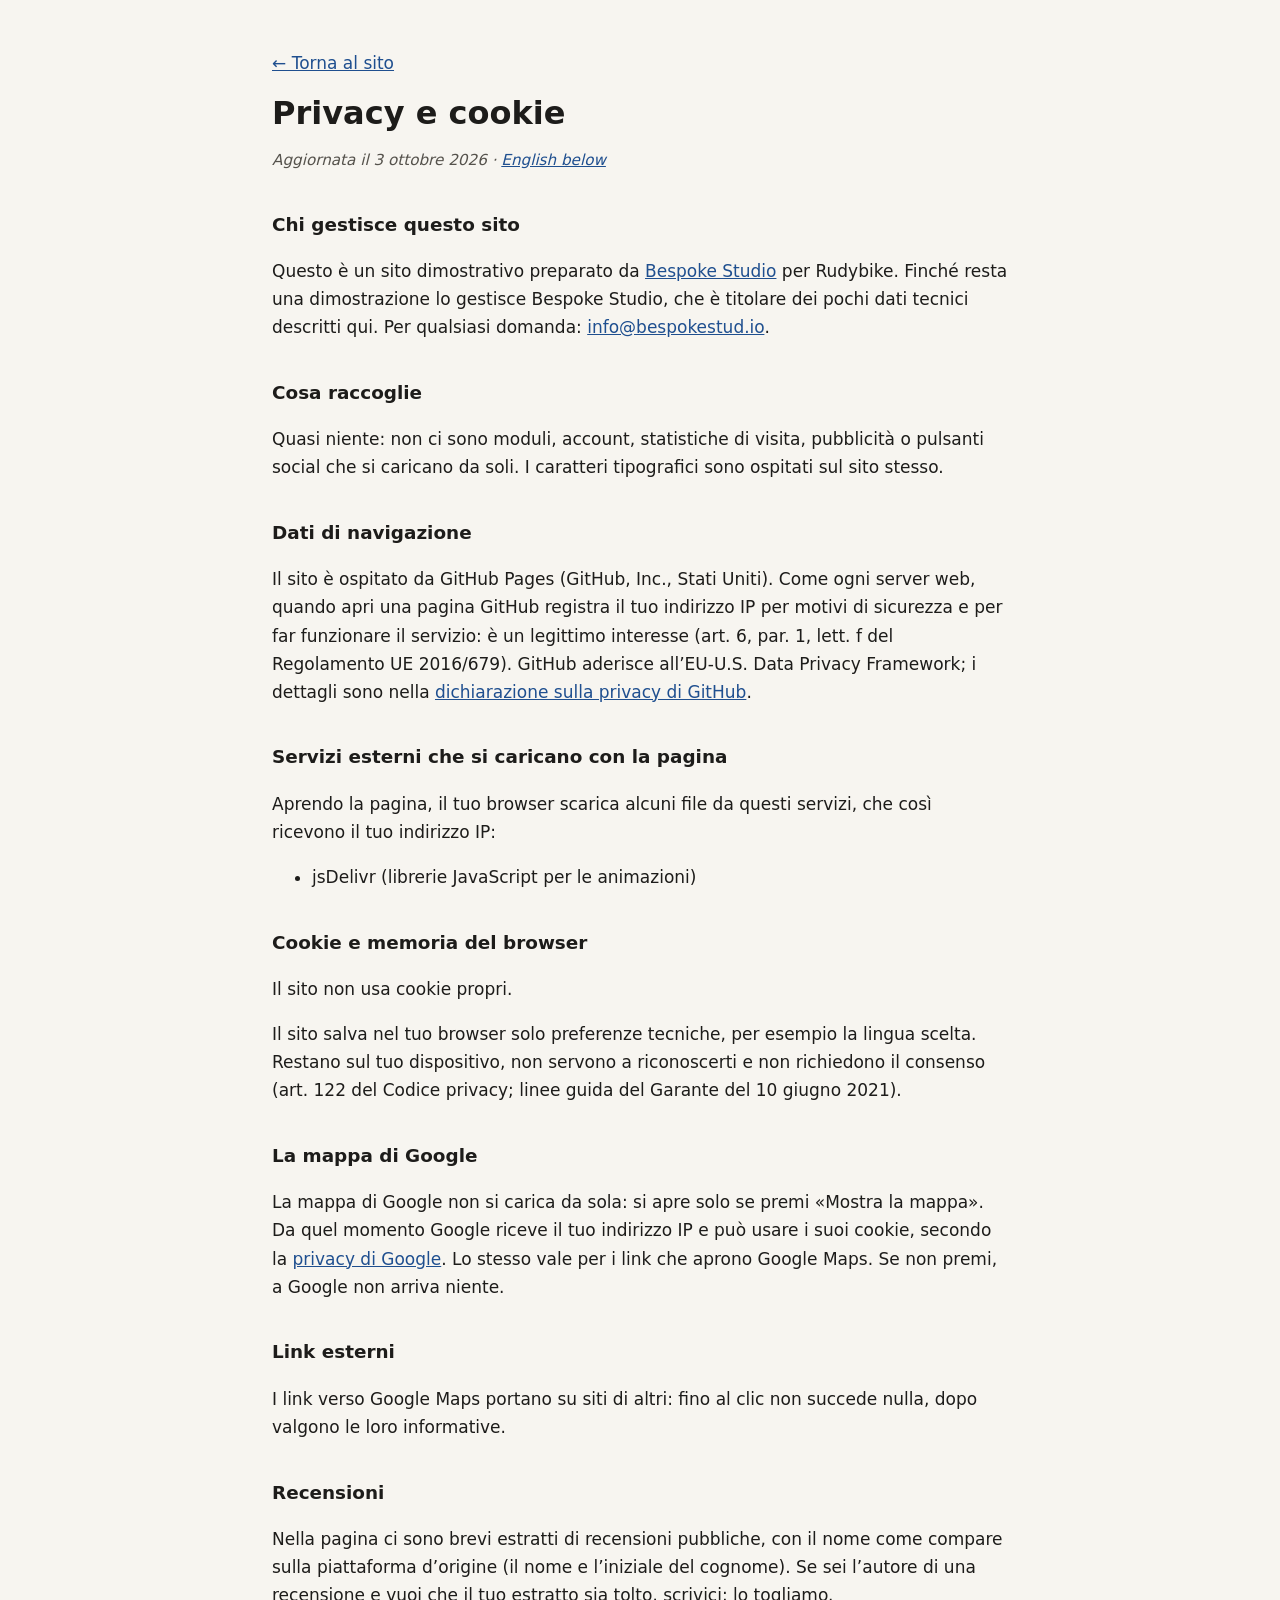
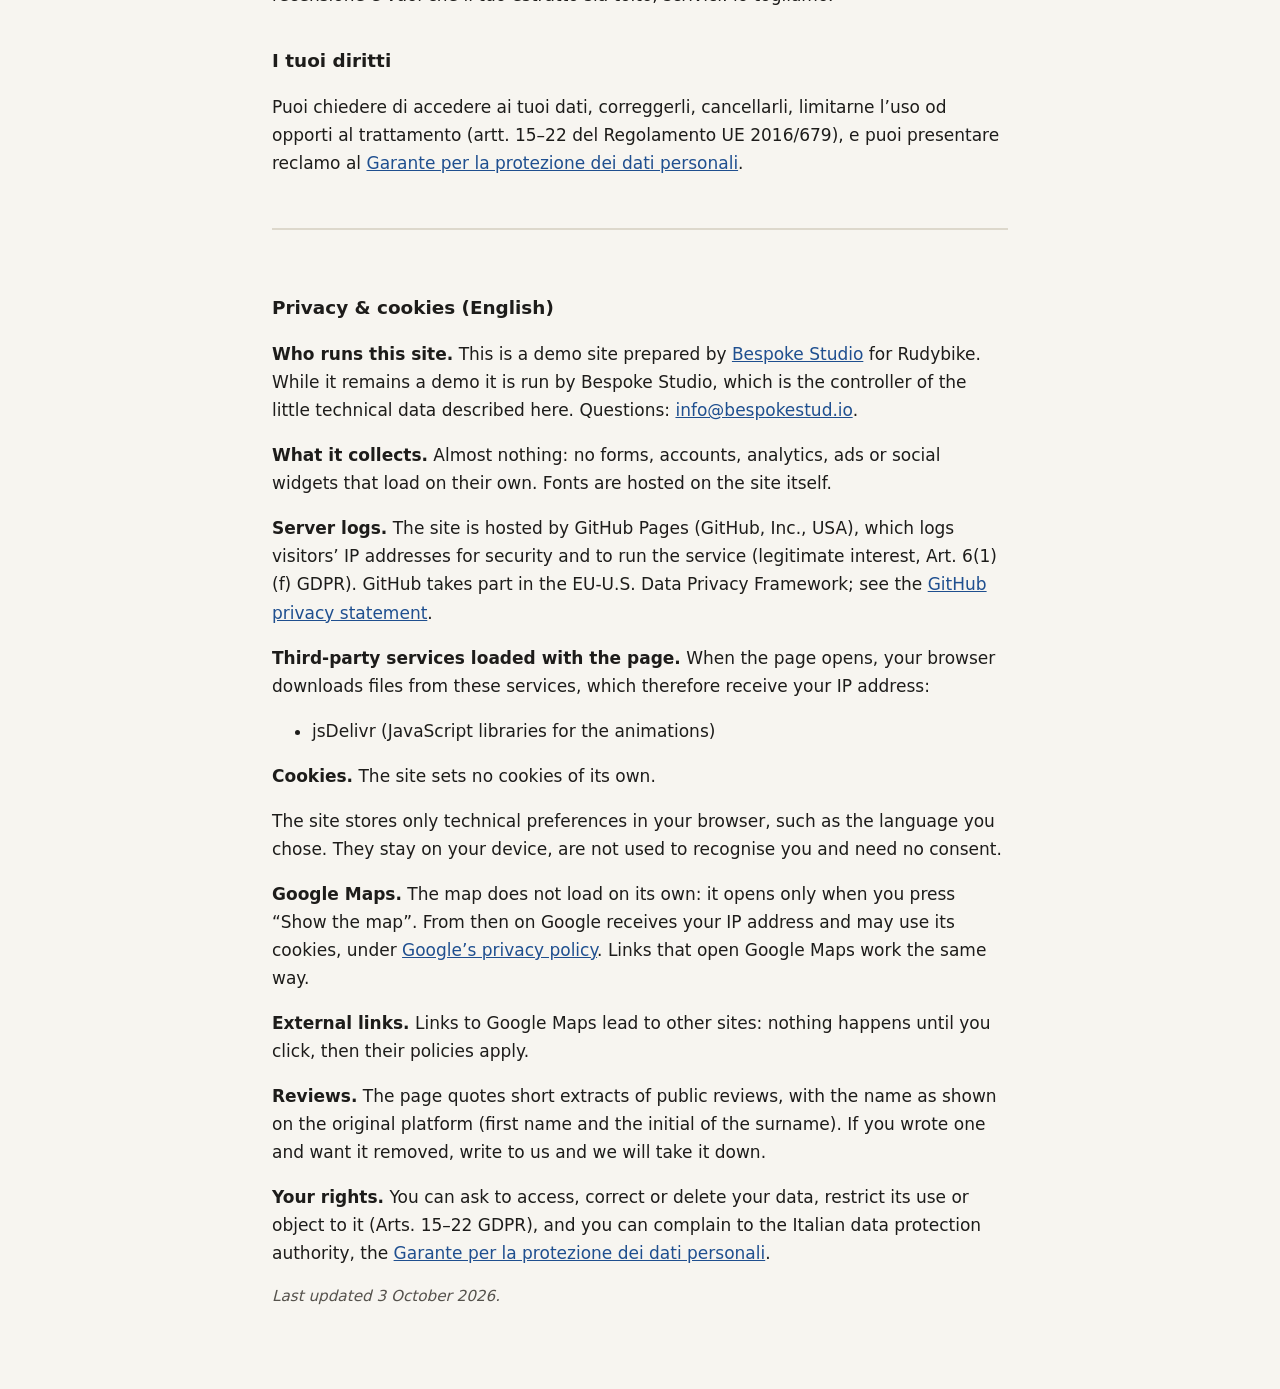
<file: privacy.html>
<!DOCTYPE html>
<html lang="it">
<head>
  <meta charset="UTF-8">
  <meta name="viewport" content="width=device-width, initial-scale=1.0">
  <meta name="robots" content="noindex">
  <title>Privacy e cookie · Rudybike</title>
  <meta name="description" content="Informativa privacy e cookie del sito Rudybike.">
  <style>
    body { margin: 0; background: #f7f5f0; color: #1d1c1a; font: 17px/1.65 system-ui, -apple-system, "Segoe UI", Roboto, sans-serif; }
    main { max-width: 46rem; margin: 0 auto; padding: 32px 20px 64px; }
    h1 { font-size: 2rem; line-height: 1.2; margin: 0.4em 0 0.2em; }
    h2 { font-size: 1.15rem; margin: 2em 0 0.4em; }
    a { color: #1f4f8f; }
    .data { color: #55524c; font-style: italic; font-size: 0.95rem; }
    .en { margin-top: 3em; padding-top: 1.5em; border-top: 2px solid #ddd8cc; }
  </style>
</head>
<body>
<main>
  <p><a href="index.html">← Torna al sito</a></p>
  <h1>Privacy e cookie</h1>
  <p class="data">Aggiornata il 3 ottobre 2026 · <a href="#english" lang="en">English below</a></p>
  <h2>Chi gestisce questo sito</h2>
  <p>Questo è un sito dimostrativo preparato da <a href="https://bespokestud.io" rel="noopener">Bespoke Studio</a> per Rudybike. Finché resta una dimostrazione lo gestisce Bespoke Studio, che è titolare dei pochi dati tecnici descritti qui. Per qualsiasi domanda: <a href="mailto:info@bespokestud.io">info@bespokestud.io</a>.</p>
  <h2>Cosa raccoglie</h2>
  <p>Quasi niente: non ci sono moduli, account, statistiche di visita, pubblicità o pulsanti social che si caricano da soli. I caratteri tipografici sono ospitati sul sito stesso.</p>
  <h2>Dati di navigazione</h2>
  <p>Il sito è ospitato da GitHub Pages (GitHub, Inc., Stati Uniti). Come ogni server web, quando apri una pagina GitHub registra il tuo indirizzo IP per motivi di sicurezza e per far funzionare il servizio: è un legittimo interesse (art. 6, par. 1, lett. f del Regolamento UE 2016/679). GitHub aderisce all’EU-U.S. Data Privacy Framework; i dettagli sono nella <a href="https://docs.github.com/site-policy/privacy-policies/github-general-privacy-statement" rel="noopener">dichiarazione sulla privacy di GitHub</a>.</p>
  <h2>Servizi esterni che si caricano con la pagina</h2>
  <p>Aprendo la pagina, il tuo browser scarica alcuni file da questi servizi, che così ricevono il tuo indirizzo IP:</p>
  <ul><li>jsDelivr (librerie JavaScript per le animazioni)</li></ul>
  <h2>Cookie e memoria del browser</h2>
  <p>Il sito non usa cookie propri.</p>
  <p>Il sito salva nel tuo browser solo preferenze tecniche, per esempio la lingua scelta. Restano sul tuo dispositivo, non servono a riconoscerti e non richiedono il consenso (art. 122 del Codice privacy; linee guida del Garante del 10 giugno 2021).</p>
  <h2>La mappa di Google</h2>
  <p>La mappa di Google non si carica da sola: si apre solo se premi «Mostra la mappa». Da quel momento Google riceve il tuo indirizzo IP e può usare i suoi cookie, secondo la <a href="https://policies.google.com/privacy?hl=it" rel="noopener">privacy di Google</a>. Lo stesso vale per i link che aprono Google Maps. Se non premi, a Google non arriva niente.</p>
  <h2>Link esterni</h2>
  <p>I link verso Google Maps portano su siti di altri: fino al clic non succede nulla, dopo valgono le loro informative.</p>
  <h2>Recensioni</h2>
  <p>Nella pagina ci sono brevi estratti di recensioni pubbliche, con il nome come compare sulla piattaforma d’origine (il nome e l’iniziale del cognome). Se sei l’autore di una recensione e vuoi che il tuo estratto sia tolto, scrivici: lo togliamo.</p>
  <h2>I tuoi diritti</h2>
  <p>Puoi chiedere di accedere ai tuoi dati, correggerli, cancellarli, limitarne l’uso od opporti al trattamento (artt. 15–22 del Regolamento UE 2016/679), e puoi presentare reclamo al <a href="https://www.garanteprivacy.it" rel="noopener">Garante per la protezione dei dati personali</a>.</p>
  <div class="en" id="english" lang="en">
    <h2>Privacy &amp; cookies (English)</h2>
    <p><strong>Who runs this site.</strong> This is a demo site prepared by <a href="https://bespokestud.io" rel="noopener">Bespoke Studio</a> for Rudybike. While it remains a demo it is run by Bespoke Studio, which is the controller of the little technical data described here. Questions: <a href="mailto:info@bespokestud.io">info@bespokestud.io</a>.</p>
    <p><strong>What it collects.</strong> Almost nothing: no forms, accounts, analytics, ads or social widgets that load on their own. Fonts are hosted on the site itself.</p>
    <p><strong>Server logs.</strong> The site is hosted by GitHub Pages (GitHub, Inc., USA), which logs visitors’ IP addresses for security and to run the service (legitimate interest, Art. 6(1)(f) GDPR). GitHub takes part in the EU-U.S. Data Privacy Framework; see the <a href="https://docs.github.com/site-policy/privacy-policies/github-general-privacy-statement" rel="noopener">GitHub privacy statement</a>.</p>
    <p><strong>Third-party services loaded with the page.</strong> When the page opens, your browser downloads files from these services, which therefore receive your IP address:</p><ul><li>jsDelivr (JavaScript libraries for the animations)</li></ul>
    <p><strong>Cookies.</strong> The site sets no cookies of its own.</p>
    <p>The site stores only technical preferences in your browser, such as the language you chose. They stay on your device, are not used to recognise you and need no consent.</p>
    <p><strong>Google Maps.</strong> The map does not load on its own: it opens only when you press “Show the map”. From then on Google receives your IP address and may use its cookies, under <a href="https://policies.google.com/privacy?hl=en" rel="noopener">Google’s privacy policy</a>. Links that open Google Maps work the same way.</p>
    <p><strong>External links.</strong> Links to Google Maps lead to other sites: nothing happens until you click, then their policies apply.</p>
    <p><strong>Reviews.</strong> The page quotes short extracts of public reviews, with the name as shown on the original platform (first name and the initial of the surname). If you wrote one and want it removed, write to us and we will take it down.</p>
    <p><strong>Your rights.</strong> You can ask to access, correct or delete your data, restrict its use or object to it (Arts. 15–22 GDPR), and you can complain to the Italian data protection authority, the <a href="https://www.garanteprivacy.it" rel="noopener">Garante per la protezione dei dati personali</a>.</p>
    <p class="data">Last updated 3 October 2026.</p>
  </div>
</main>
</body>
</html>
</file>
